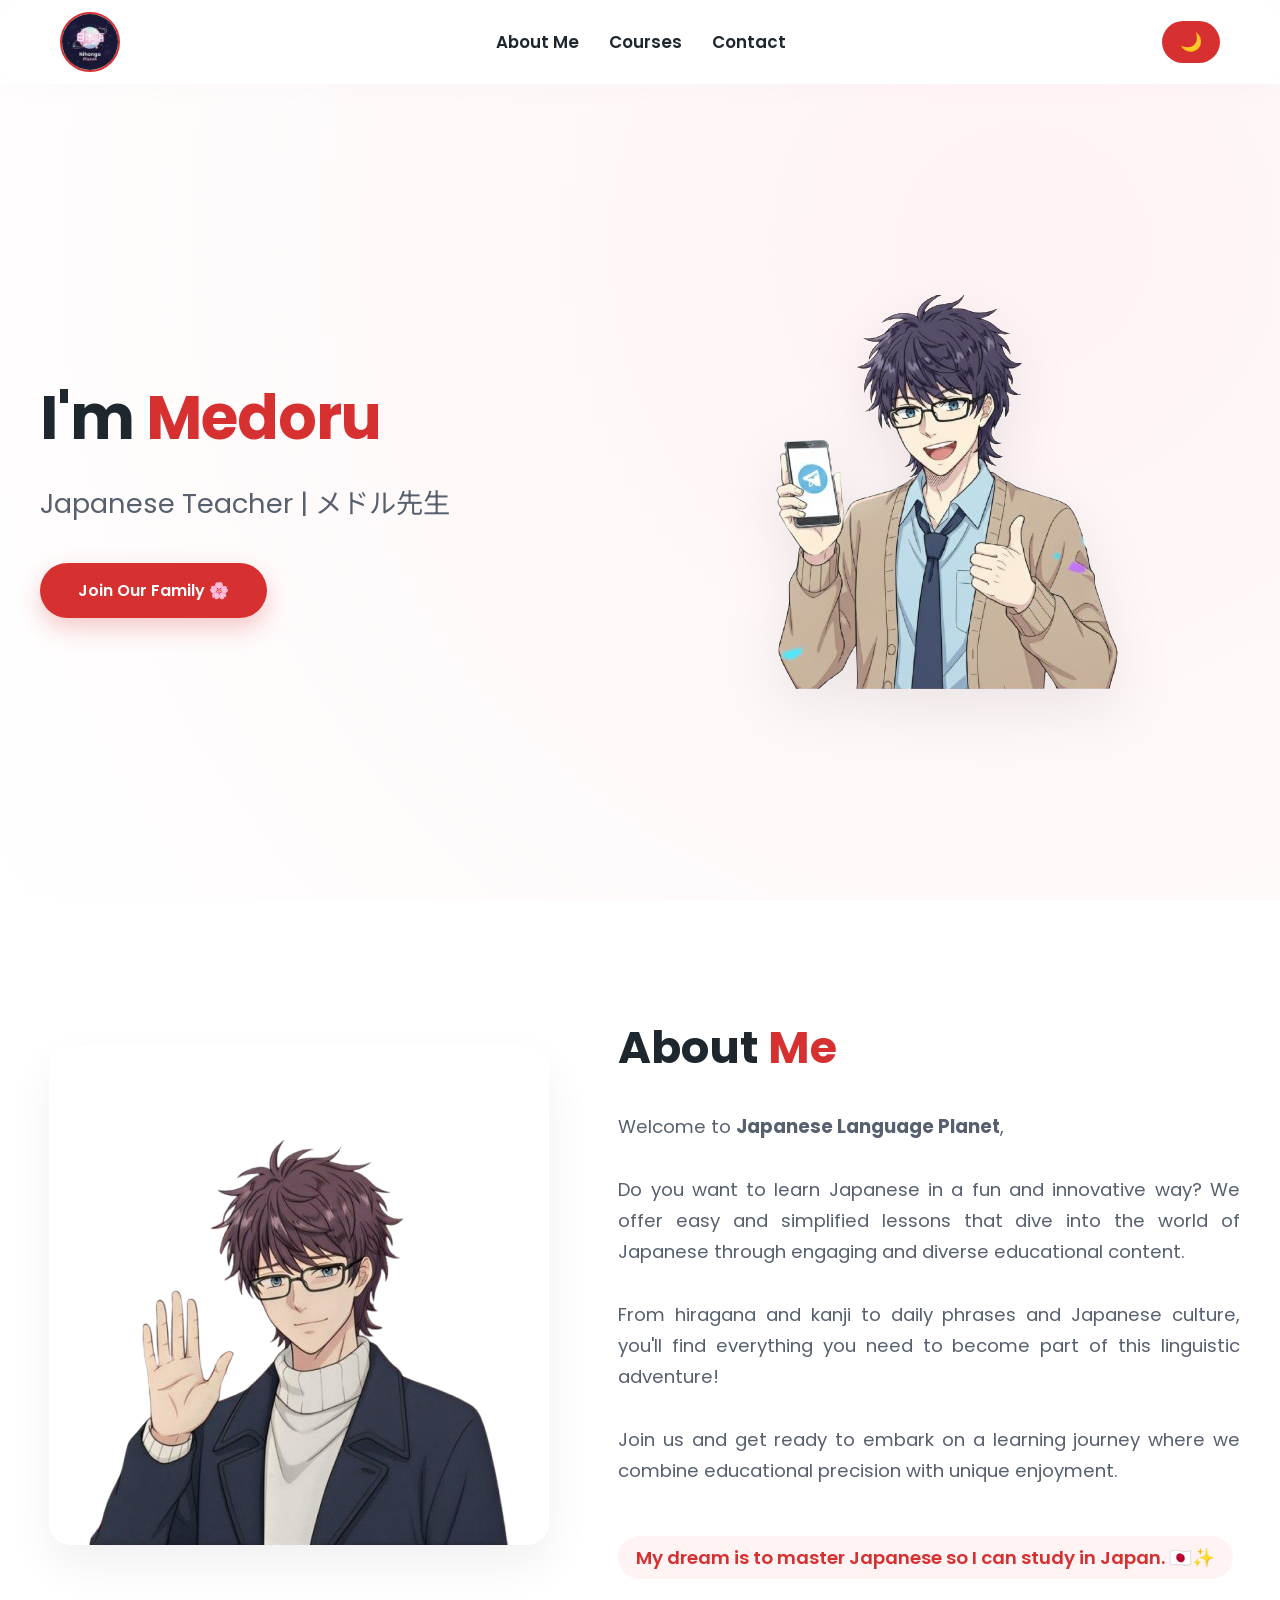
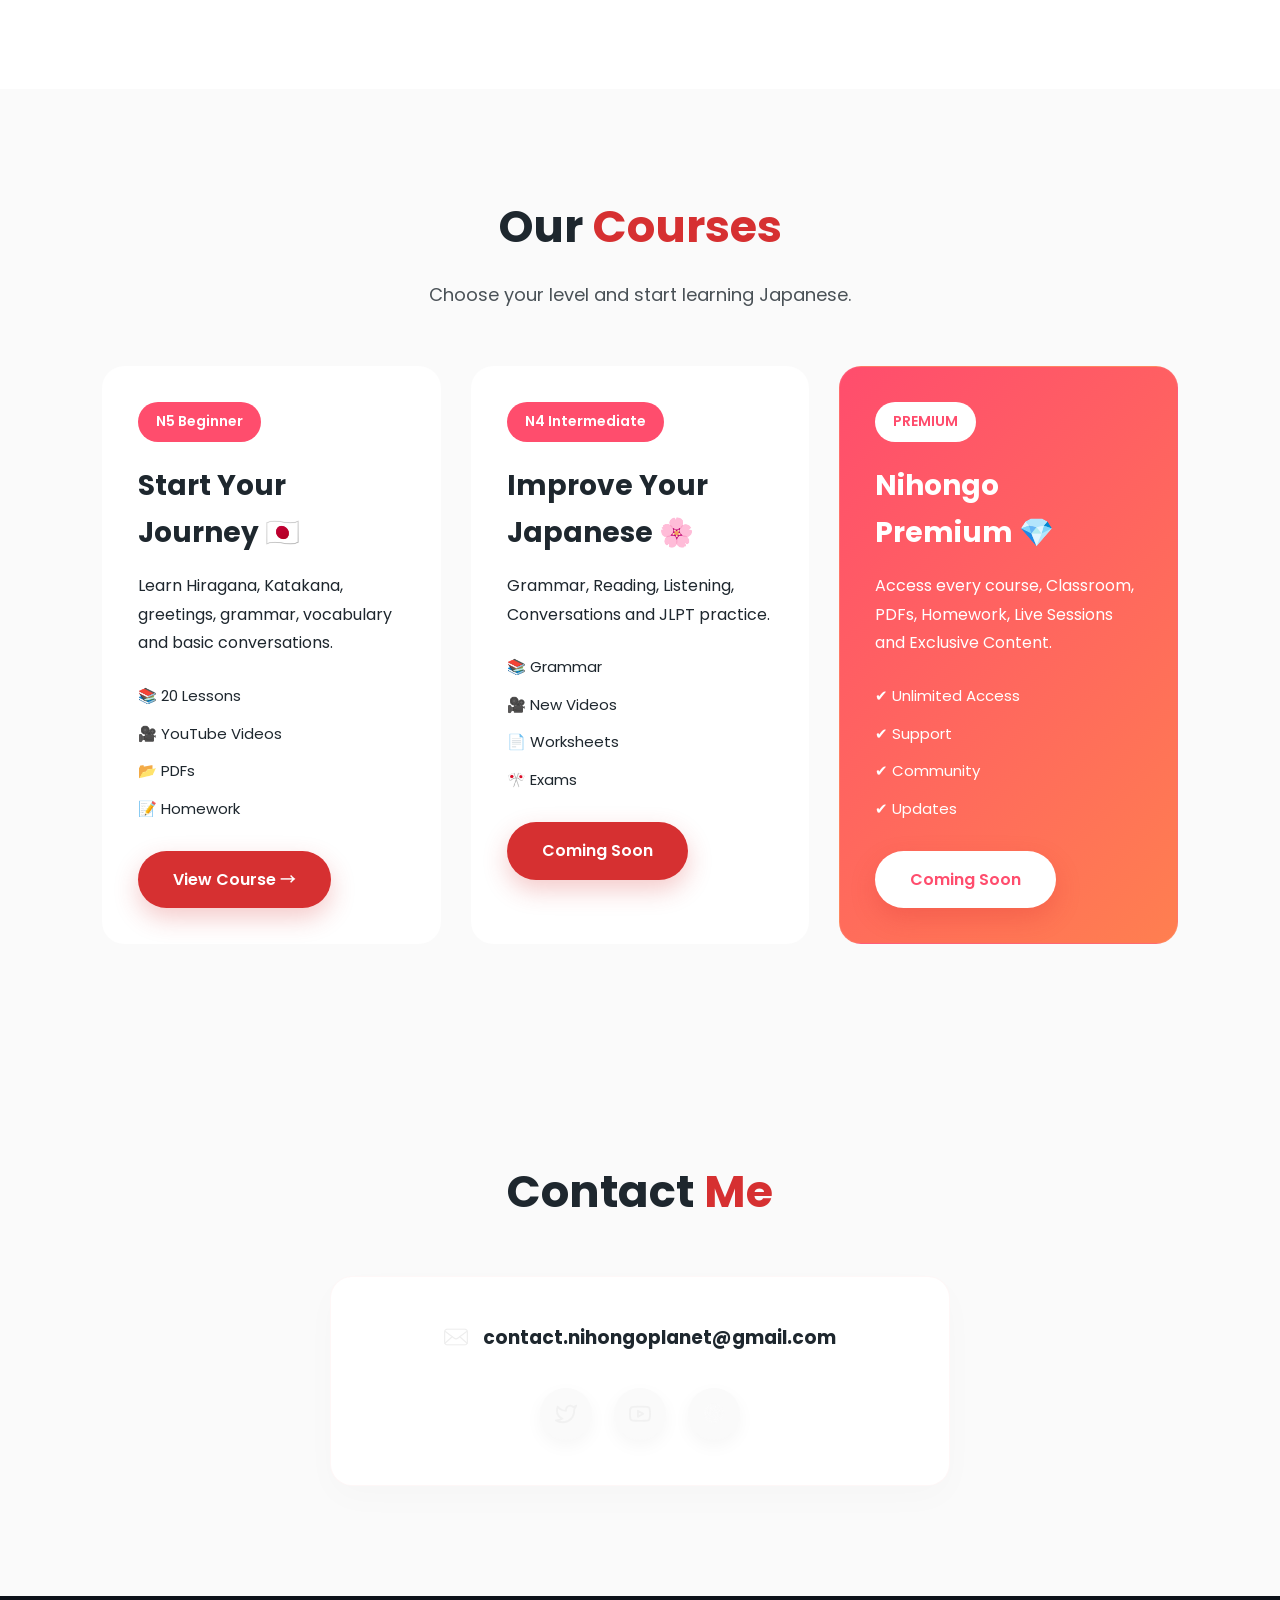
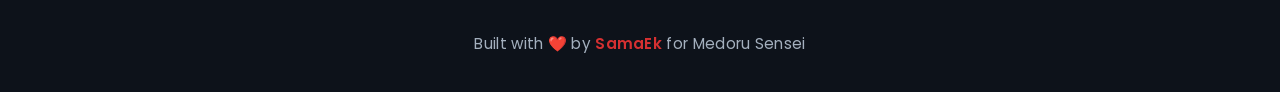
<file: Index.html>
<!DOCTYPE html>
<html lang="ja">
<head>
    <meta charset="UTF-8">
    <meta name="viewport" content="width=device-width, initial-scale=1.0">
    <link rel="stylesheet" href="styles.css" />
    <title>Nihongo Planet | Medoru Sensei</title>
    <link rel="preconnect" href="https://fonts.googleapis.com">
    <link rel="preconnect" href="https://fonts.gstatic.com" crossorigin>
    <link href="https://fonts.googleapis.com/css2?family=Noto+Sans+JP:wght@400;700&family=Poppins:wght@400;600;700&display=swap" rel="stylesheet">
</head>
<body>

    
    <header>
        <div class="header-container">
            <img src="nihango plant/we.jpg" alt="Nihango plant logo" class="logo"/>
            <nav class="navigation">
                <ul>
                    <li><a href="#aboutMe">About Me</a></li>
                    <li><a href="#courses">Courses</a></li>
                    <li><a href="#ContactMe">Contact</a></li>
                </ul>
            </nav>
            <button id="themeToggle" class="theme-btn">🌙</button>
        </div>
    </header>

    
    <section class="hero">
        <div class="hero-container">
            <div class="heroSub">
                <h1 class="name">I'm <span>Medoru</span></h1>
                <h2 class="title">Japanese Teacher | メドル先生</h2>
                <div class="heroBtns">
                    <a class="hireMe" href="https://t.me/nihongoplanet" target="_blank">Join Our Family 🌸</a>
                </div>
            </div>
            <div class="hero-image-wrapper">
                <img src="nihango plant/سيشقبش-removebg-preview.png" alt="hero image" class="heroimg"/>
            </div>
        </div>
    </section>

    
    <section class="aboutMe" id="aboutMe">
        <div class="about-container">
            <div class="about-image-wrapper">
                <img src="nihango plant/photo_2026-06-12_21-58-26-removebg-preview.png" alt="aboutMe image" class="aboutMeImg"/>
            </div>
            <div class="textContainer">
                <div class="textTitle">
                    <h1 class="aboutName">About <span class="aboutTitle">Me</span></h1>
                </div>
                <p class="aboutMePar">
                    Welcome to <strong>Japanese Language Planet</strong>, <br><br>
                    Do you want to learn Japanese in a fun and innovative way? We offer easy and simplified lessons that dive into the world of Japanese through engaging and diverse educational content. <br><br>
                    From hiragana and kanji to daily phrases and Japanese culture, you'll find everything you need to become part of this linguistic adventure! <br><br>
                    Join us and get ready to embark on a learning journey where we combine educational precision with unique enjoyment. <br><br>
                    <span class="dream-text">My dream is to master Japanese so I can study in Japan. 🇯🇵✨</span>
                </p>
            </div>
        </div>
    </section>

    <section class="courses" id="courses">

    <div class="coursesContainer">

        <div class="projectTitle">
            <h1 class="aboutName">
                Our <span class="aboutTitle">Courses</span>
            </h1>

            <p class="courses-subtitle">
                Choose your level and start learning Japanese.
            </p>
        </div>

        <div class="cards-grid">

            <div class="course-card">

                <div class="course-level">
                    N5 Beginner
                </div>

                <h2>Start Your Journey 🇯🇵</h2>

                <p>

                    Learn Hiragana,
                    Katakana,
                    greetings,
                    grammar,
                    vocabulary
                    and basic conversations.

                </p>

                <div class="course-info">

                    <span>📚 20 Lessons</span>

                    <span>🎥 YouTube Videos</span>

                    <span>📂 PDFs</span>

                    <span>📝 Homework</span>

                </div>

                    <a href="course-n5.html" class="course-btn">
                     View Course →
                    </a>

            </div>

            <div class="course-card">

                <div class="course-level">

                    N4 Intermediate

                </div>

                <h2>

                    Improve Your Japanese 🌸

                </h2>

                <p>

                    Grammar,
                    Reading,
                    Listening,
                    Conversations
                    and JLPT practice.

                </p>

                <div class="course-info">

                    <span>📚 Grammar</span>

                    <span>🎥 New Videos</span>

                    <span>📄 Worksheets</span>

                    <span>🎌 Exams</span>

                </div>

                <a href="#" class="course-btn">

                    Coming Soon

                </a>

            </div>

            <div class="course-card premium-card">

                <div class="course-level">

                    PREMIUM

                </div>

                <h2>

                    Nihongo Premium 💎

                </h2>

                <p>

                    Access every course,
                    Classroom,
                    PDFs,
                    Homework,
                    Live Sessions
                    and Exclusive Content.

                </p>

                <div class="course-info">

                    <span>✔ Unlimited Access</span>

                    <span>✔ Support</span>

                    <span>✔ Community</span>

                    <span>✔ Updates</span>

                </div>

                <a href="premium.html" class="course-btn">

                    Coming Soon
                    
                </a>

            </div>

        </div>

    </div>

</section>

    <section class="contentContainer" id="ContactMe">
        <div class="contactTitle">
            <h1 class="aboutName">Contact <span class="aboutTitle">Me</span></h1>
        </div>
        <div class="contact-box">
            <div class="contact-info">
                <div class="emailAndPhone">
                    <img src="nihango plant/assets/svg/Email.svg" alt="email logo"/>
                    <a href="mailto:contact.nihongoplanet@gmail.com">
                        <h3>contact.nihongoplanet@gmail.com</h3>
                    </a>
                </div>
            </div>
            <div class="socialMedia">
                <a href="https://x.com/nihongoplanet" target="_blank" class="social-icon">
                    <img src="nihango plant/assets/svg/twitter.svg" alt="my x account">
                </a>
                <a href="https://www.youtube.com/@NihongoPlanet" target="_blank" class="social-icon">
                    <img src="nihango plant/assets/svg/youtube.svg" alt="my youtube channel">
                </a>
                <a href="https://beacons.ai/nihongoplanet" target="_blank" class="social-icon">
                    <img src="Sub\ChatGPT Image Jun 30, 2026, 12_06_25 AM-Photoroom (1).png" alt="All links">
                </a>
            </div>
        </div>
    </section>

   
    <footer>
        <p>Built with ❤️ by <span class="author">SamaEk</span> for Medoru Sensei</p>
    </footer>

    <script>
const themeBtn = document.getElementById("themeToggle");

if(localStorage.getItem("theme") === "dark"){
    document.body.classList.add("dark-mode");
    themeBtn.textContent = "☀️";
}

themeBtn.onclick = () => {
    document.body.classList.toggle("dark-mode");

    if(document.body.classList.contains("dark-mode")){
        localStorage.setItem("theme","dark");
        themeBtn.textContent = "☀️";
    }else{
        localStorage.setItem("theme","light");
        themeBtn.textContent = "🌙";
    }
};
</script>

</body>
</html>
</file>
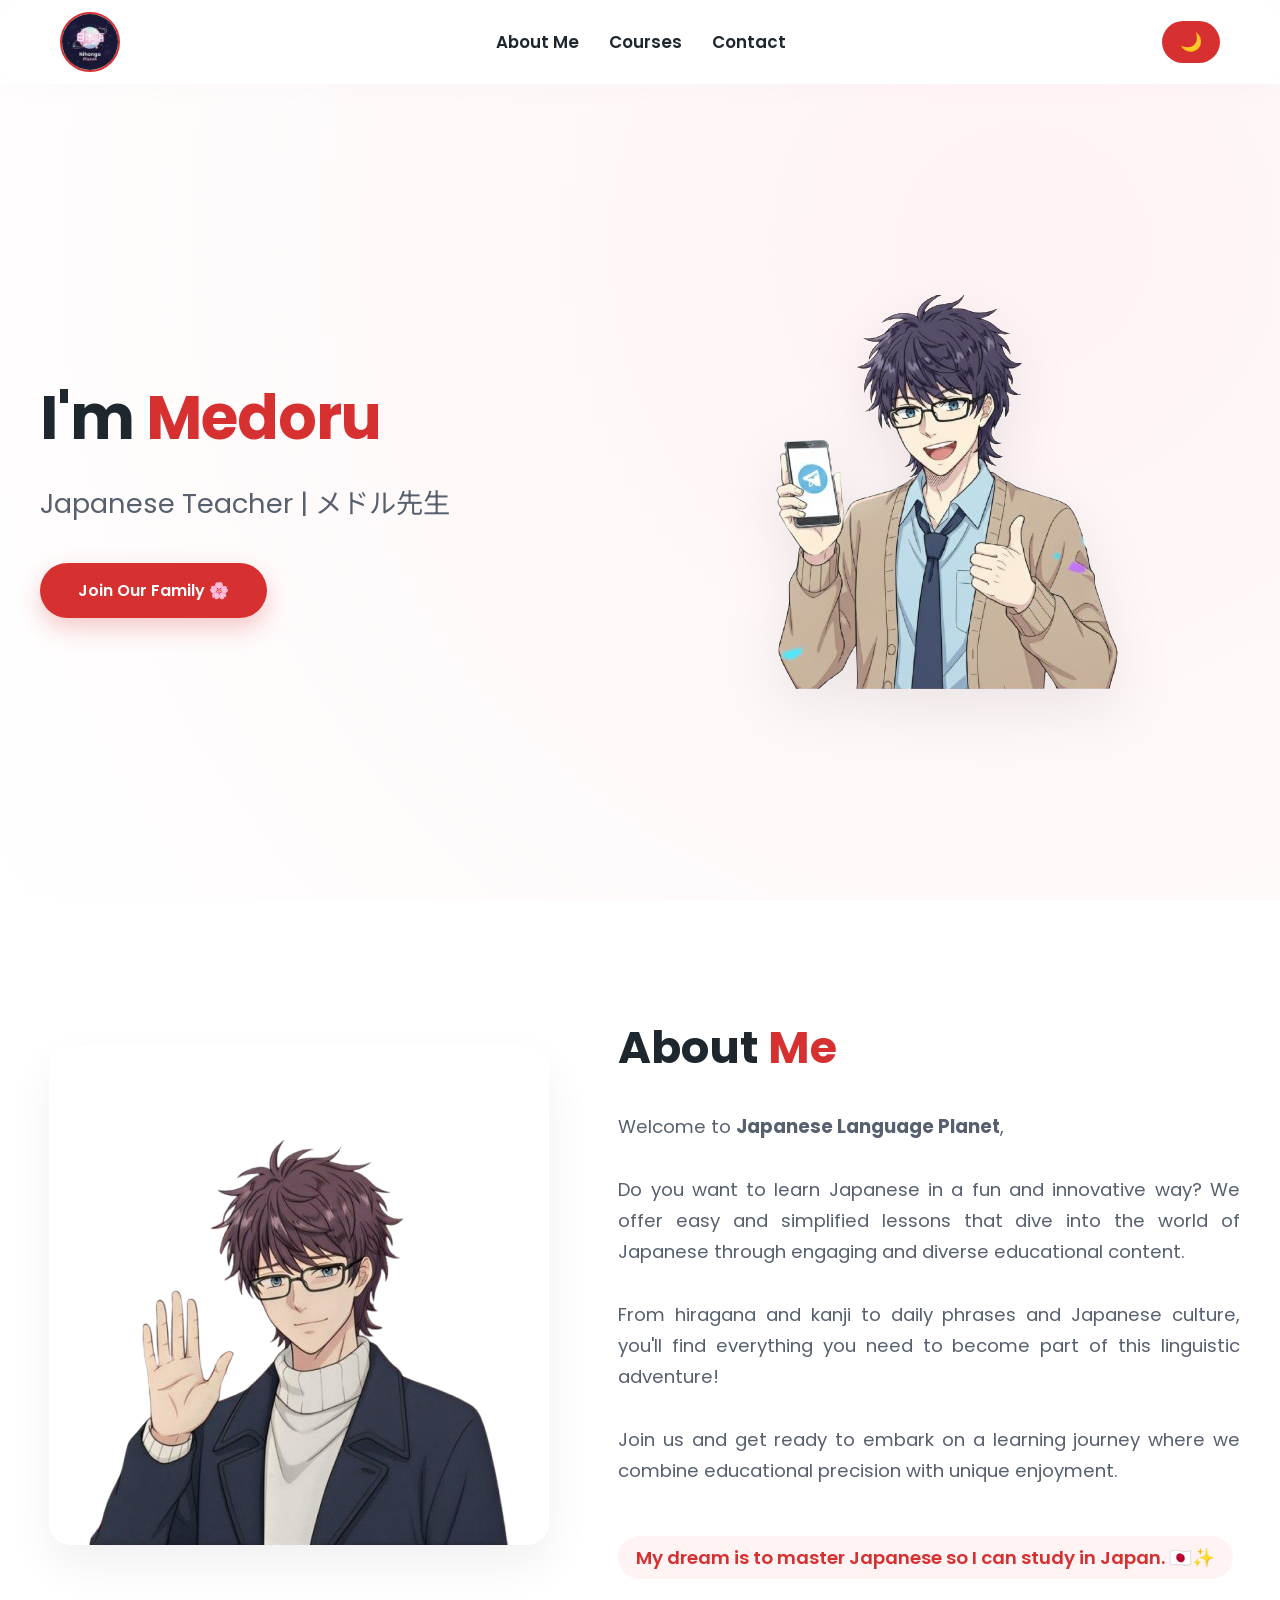
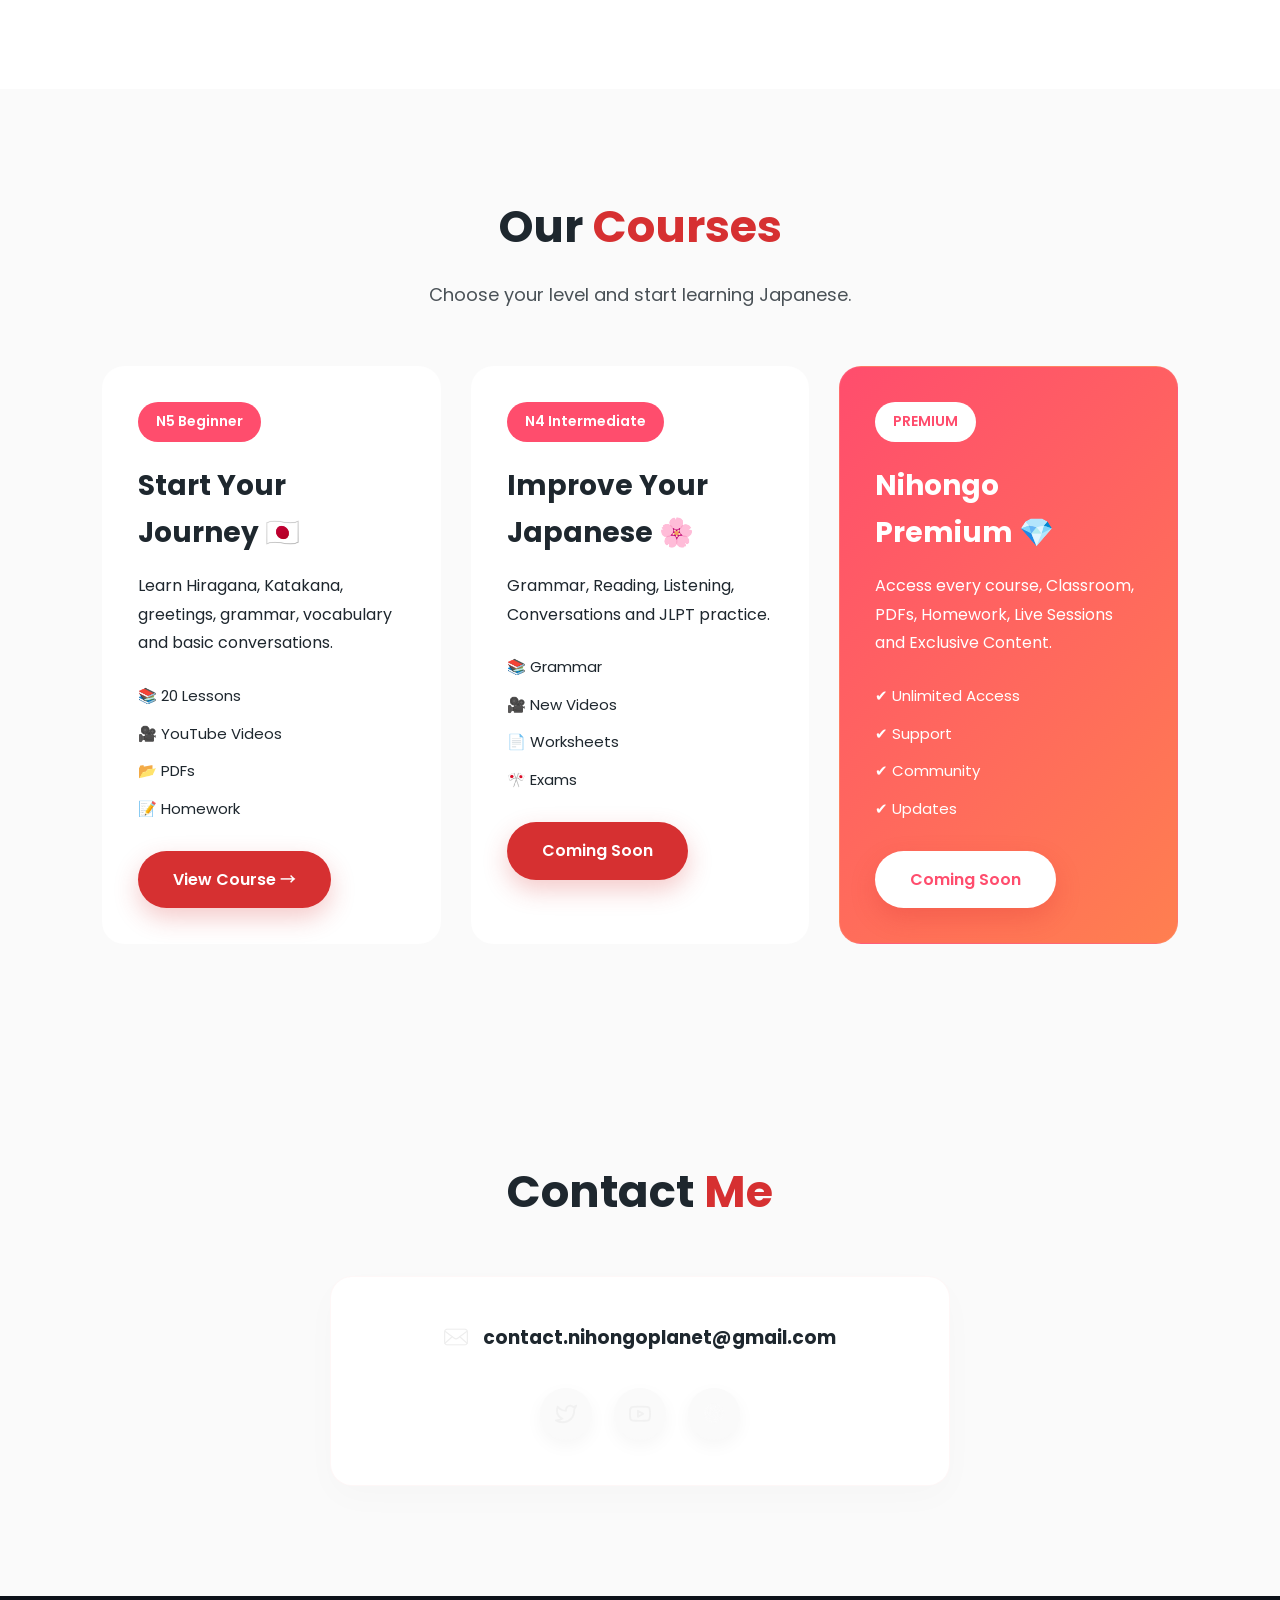
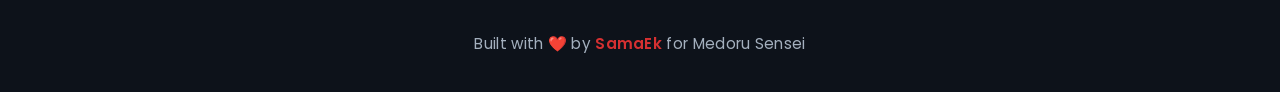
<file: index.html>
<!DOCTYPE html>
<html lang="ja">
<head>
    <meta charset="UTF-8">
    <meta name="viewport" content="width=device-width, initial-scale=1.0">
    <link rel="stylesheet" href="styles.css" />
    <title>Nihongo Planet | Medoru Sensei</title>
    <link rel="preconnect" href="https://fonts.googleapis.com">
    <link rel="preconnect" href="https://fonts.gstatic.com" crossorigin>
    <link href="https://fonts.googleapis.com/css2?family=Noto+Sans+JP:wght@400;700&family=Poppins:wght@400;600;700&display=swap" rel="stylesheet">
</head>
<body>

    
    <header>
        <div class="header-container">
            <img src="nihango plant/we.jpg" alt="Nihango plant logo" class="logo"/>
            <nav class="navigation">
                <ul>
                    <li><a href="#aboutMe">About Me</a></li>
                    <li><a href="#courses">Courses</a></li>
                    <li><a href="#ContactMe">Contact</a></li>
                </ul>
            </nav>
            <button id="themeToggle" class="theme-btn">🌙</button>
        </div>
    </header>

    
    <section class="hero">
        <div class="hero-container">
            <div class="heroSub">
                <h1 class="name">I'm <span>Medoru</span></h1>
                <h2 class="title">Japanese Teacher | メドル先生</h2>
                <div class="heroBtns">
                    <a class="hireMe" href="https://t.me/nihongoplanet" target="_blank">Join Our Family 🌸</a>
                </div>
            </div>
            <div class="hero-image-wrapper">
                <img src="nihango plant/سيشقبش-removebg-preview.png" alt="hero image" class="heroimg"/>
            </div>
        </div>
    </section>

    
    <section class="aboutMe" id="aboutMe">
        <div class="about-container">
            <div class="about-image-wrapper">
                <img src="nihango plant/photo_2026-06-12_21-58-26-removebg-preview.png" alt="aboutMe image" class="aboutMeImg"/>
            </div>
            <div class="textContainer">
                <div class="textTitle">
                    <h1 class="aboutName">About <span class="aboutTitle">Me</span></h1>
                </div>
                <p class="aboutMePar">
                    Welcome to <strong>Japanese Language Planet</strong>, <br><br>
                    Do you want to learn Japanese in a fun and innovative way? We offer easy and simplified lessons that dive into the world of Japanese through engaging and diverse educational content. <br><br>
                    From hiragana and kanji to daily phrases and Japanese culture, you'll find everything you need to become part of this linguistic adventure! <br><br>
                    Join us and get ready to embark on a learning journey where we combine educational precision with unique enjoyment. <br><br>
                    <span class="dream-text">My dream is to master Japanese so I can study in Japan. 🇯🇵✨</span>
                </p>
            </div>
        </div>
    </section>

    <section class="courses" id="courses">

    <div class="coursesContainer">

        <div class="projectTitle">
            <h1 class="aboutName">
                Our <span class="aboutTitle">Courses</span>
            </h1>

            <p class="courses-subtitle">
                Choose your level and start learning Japanese.
            </p>
        </div>

        <div class="cards-grid">

            <div class="course-card">

                <div class="course-level">
                    N5 Beginner
                </div>

                <h2>Start Your Journey 🇯🇵</h2>

                <p>

                    Learn Hiragana,
                    Katakana,
                    greetings,
                    grammar,
                    vocabulary
                    and basic conversations.

                </p>

                <div class="course-info">

                    <span>📚 20 Lessons</span>

                    <span>🎥 YouTube Videos</span>

                    <span>📂 PDFs</span>

                    <span>📝 Homework</span>

                </div>

                    <a href="course-n5.html" class="course-btn">
                     View Course →
                    </a>

            </div>

            <div class="course-card">

                <div class="course-level">

                    N4 Intermediate

                </div>

                <h2>

                    Improve Your Japanese 🌸

                </h2>

                <p>

                    Grammar,
                    Reading,
                    Listening,
                    Conversations
                    and JLPT practice.

                </p>

                <div class="course-info">

                    <span>📚 Grammar</span>

                    <span>🎥 New Videos</span>

                    <span>📄 Worksheets</span>

                    <span>🎌 Exams</span>

                </div>

                <a href="coming-soon.html" class="course-btn">

                    Coming Soon

                </a>

            </div>

            <div class="course-card premium-card">

                <div class="course-level">

                    PREMIUM

                </div>

                <h2>

                    Nihongo Premium 💎

                </h2>

                <p>

                    Access every course,
                    Classroom,
                    PDFs,
                    Homework,
                    Live Sessions
                    and Exclusive Content.

                </p>

                <div class="course-info">

                    <span>✔ Unlimited Access</span>

                    <span>✔ Support</span>

                    <span>✔ Community</span>

                    <span>✔ Updates</span>

                </div>

                <a href="coming-soon.html" class="course-btn">

                    Coming Soon
                    
                </a>

            </div>

        </div>

    </div>

</section>

    <section class="contentContainer" id="ContactMe">
        <div class="contactTitle">
            <h1 class="aboutName">Contact <span class="aboutTitle">Me</span></h1>
        </div>
        <div class="contact-box">
            <div class="contact-info">
                <div class="emailAndPhone">
                    <img src="nihango plant/assets/svg/Email.svg" alt="email logo"/>
                    <a href="mailto:contact.nihongoplanet@gmail.com">
                        <h3>contact.nihongoplanet@gmail.com</h3>
                    </a>
                </div>
            </div>
            <div class="socialMedia">
                <a href="https://x.com/nihongoplanet" target="_blank" class="social-icon">
                    <img src="nihango plant/assets/svg/twitter.svg" alt="my x account">
                </a>
                <a href="https://www.youtube.com/@NihongoPlanet" target="_blank" class="social-icon">
                    <img src="nihango plant/assets/svg/youtube.svg" alt="my youtube channel">
                </a>
                <a href="https://beacons.ai/nihongoplanet" target="_blank" class="social-icon">
                    <img src="Sub\ChatGPT Image Jun 30, 2026, 12_06_25 AM-Photoroom (1).png" alt="All links">
                </a>
            </div>
        </div>
    </section>

   
    <footer>
        <p>Built with ❤️ by <span class="author">SamaEk</span> for Medoru Sensei</p>
    </footer>

    <script>
const themeBtn = document.getElementById("themeToggle");

if(localStorage.getItem("theme") === "dark"){
    document.body.classList.add("dark-mode");
    themeBtn.textContent = "☀️";
}

themeBtn.onclick = () => {
    document.body.classList.toggle("dark-mode");

    if(document.body.classList.contains("dark-mode")){
        localStorage.setItem("theme","dark");
        themeBtn.textContent = "☀️";
    }else{
        localStorage.setItem("theme","light");
        themeBtn.textContent = "🌙";
    }
};
</script>

</body>
</html>
</file>
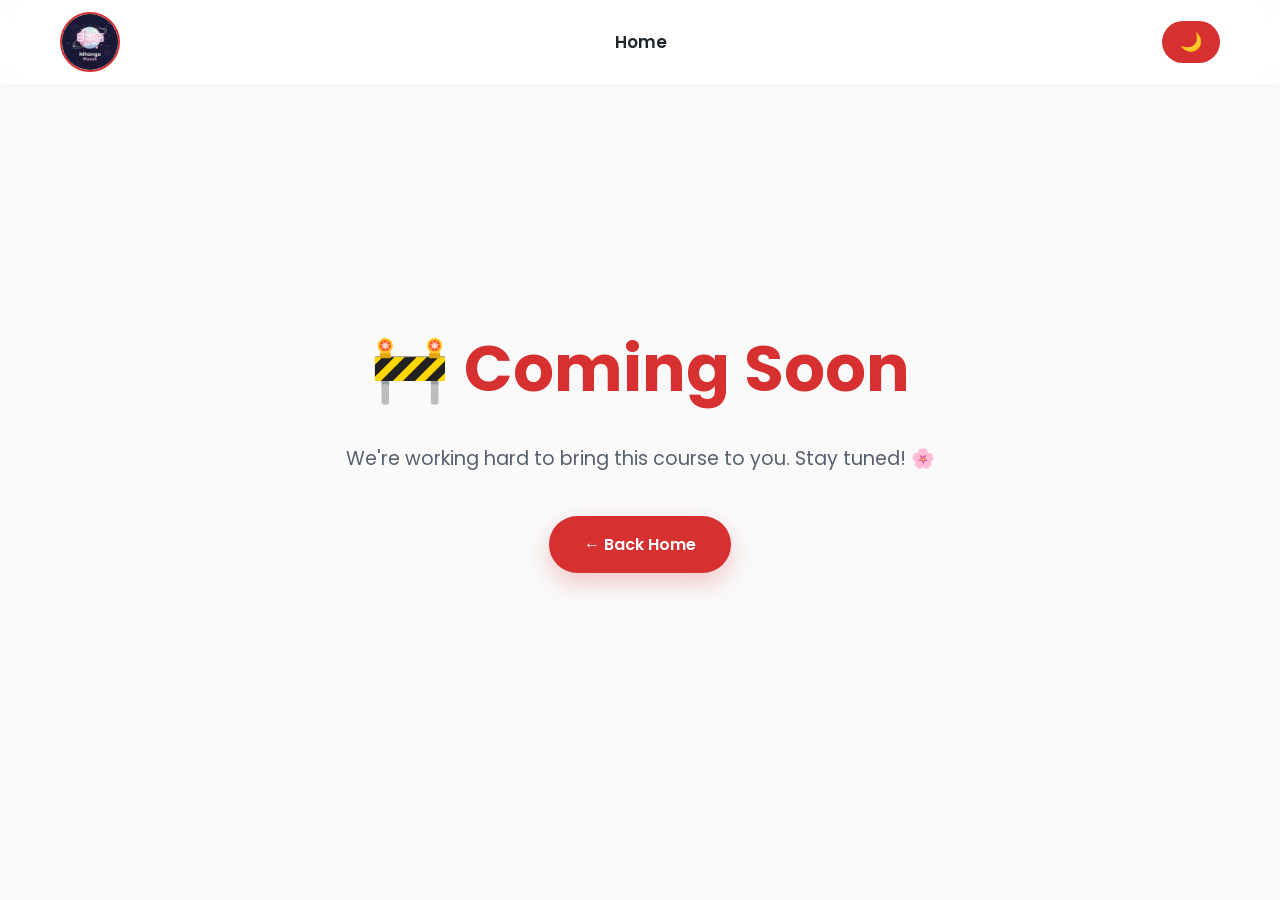
<file: coming-soon.html>
<!DOCTYPE html>
<html lang="en">

<head>

    <meta charset="UTF-8">
    <meta name="viewport" content="width=device-width, initial-scale=1.0">

    <title>Coming Soon | Nihongo Planet</title>

    <link rel="stylesheet" href="styles.css">

    <link rel="preconnect" href="https://fonts.googleapis.com">

    <link href="https://fonts.googleapis.com/css2?family=Poppins:wght@400;600;700&display=swap" rel="stylesheet">

</head>

<body>

<header>

    <div class="header-container">

        <img src="nihango plant/we.jpg" class="logo" alt="Logo">

        <nav class="navigation">

            <ul>

                <li><a href="index.html">Home</a></li>

            </ul>

        </nav>

        <button id="themeToggle" class="theme-btn">🌙</button>

    </div>

</header>

<section class="coming-soon">

    <h1>🚧 Coming Soon</h1>

    <p>

        We're working hard to bring this course to you.

        Stay tuned! 🌸

    </p>

    <a href="index.html" class="course-btn">

        ← Back Home

    </a>

</section>

<script>
const themeBtn = document.getElementById("themeToggle");

if(localStorage.getItem("theme") === "dark"){
    document.body.classList.add("dark-mode");
    themeBtn.textContent = "☀️";
}

themeBtn.onclick = () => {
    document.body.classList.toggle("dark-mode");

    if(document.body.classList.contains("dark-mode")){
        localStorage.setItem("theme","dark");
        themeBtn.textContent = "☀️";
    }else{
        localStorage.setItem("theme","light");
        themeBtn.textContent = "🌙";
    }
};
</script>

</body>

</html>
</file>
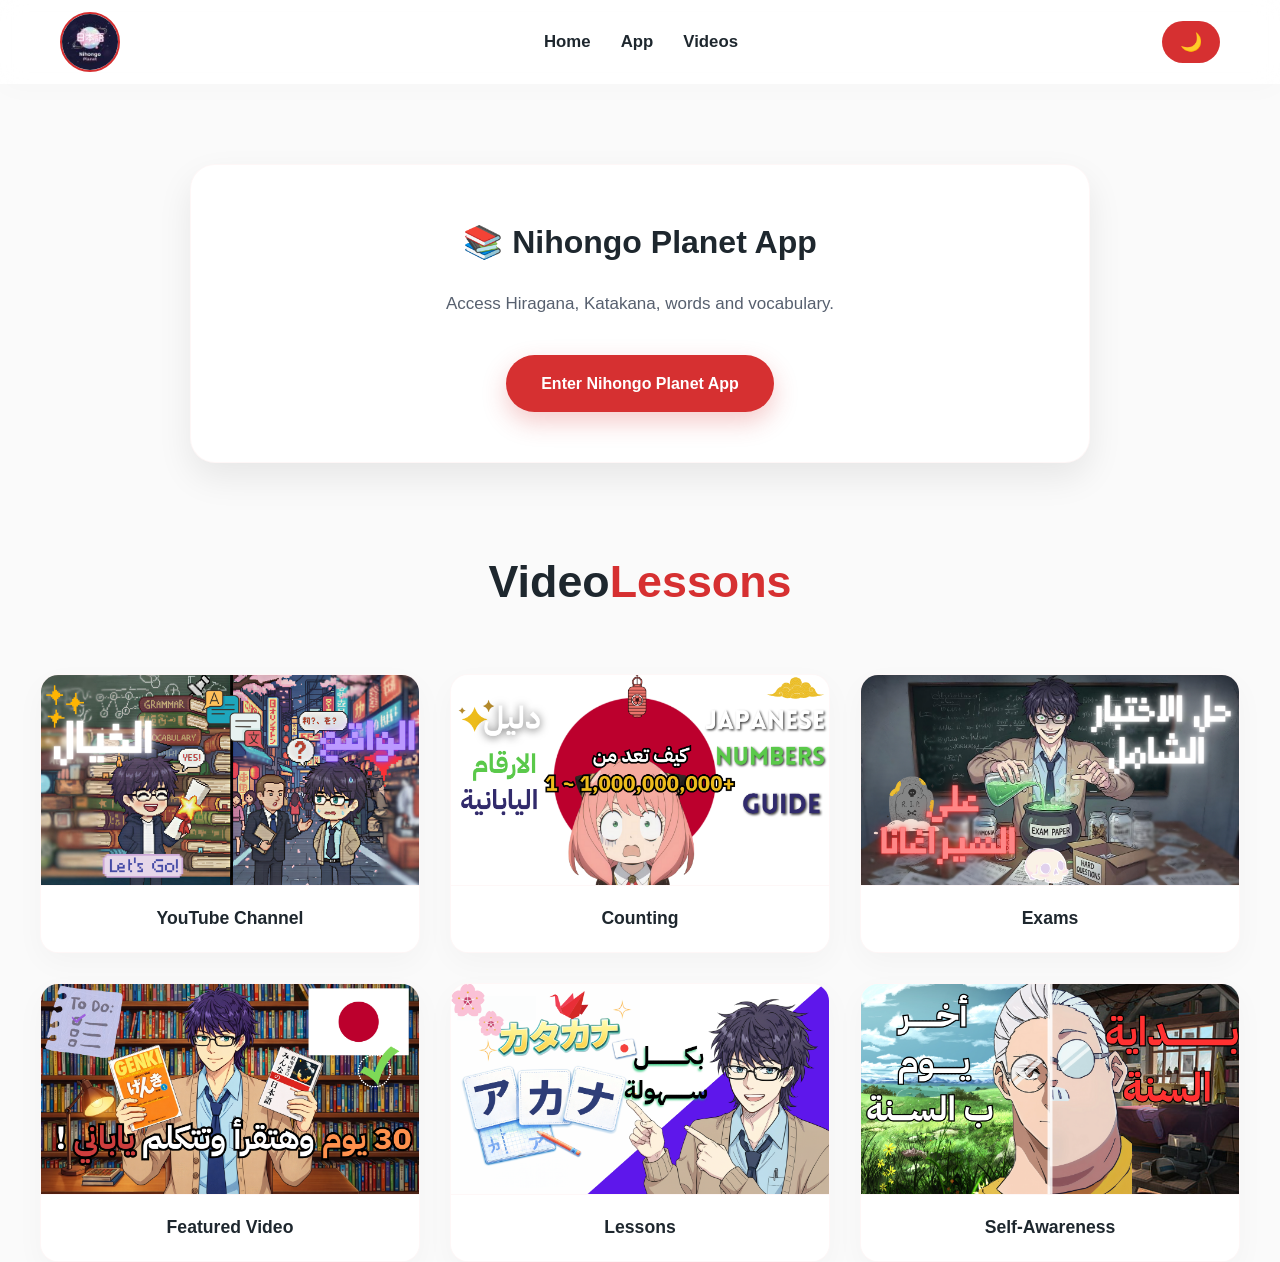
<file: course-n5.html>
<!DOCTYPE html>
<html lang="en">
<head>
    <meta charset="UTF-8">
    <meta name="viewport" content="width=device-width, initial-scale=1.0">
    <title>N5 Beginner</title>
    <link rel="stylesheet" href="styles.css">
    <header>

    <div class="header-container">

        <img src="nihango plant/we.jpg" class="logo">
        <nav class="navigation">
            <ul>
                <li><a href="index.html">Home</a></li>
                <li><a href="#app-box">App</a></li>
                <li><a href="#MyVideos">Videos</a></li>
            </ul>
        </nav>

        <button id="themeToggle" class="theme-btn">
            🌙
        </button>

    </div>

</header>
</head>
<script>

const themeBtn = document.getElementById("themeToggle");

if(localStorage.getItem("theme") === "dark"){

    document.body.classList.add("dark-mode");

    themeBtn.textContent = "☀️";

}

themeBtn.onclick = () => {

    document.body.classList.toggle("dark-mode");

    if(document.body.classList.contains("dark-mode")){

        localStorage.setItem("theme","dark");

        themeBtn.textContent="☀️";

    }else{

        localStorage.setItem("theme","light");

        themeBtn.textContent="🌙";

    }

};

</script>
<body>

    <section class="app-box" ID="app-box">

    <div class="app-card">

        <h2>📚 Nihongo Planet App</h2>

        <p>
            Access Hiragana, Katakana, words and vocabulary.
        </p>

        <a href="https://nihongo-planet.web.app" target="_blank" class="course-btn">
            Enter Nihongo Planet App
        </a>

    </div>

</section>

</section>

    <section class="videos" id="MyVideos">
        <div class="worksContainer">
            <div class="projectTitle">
                <h1 class="aboutName">Video<span class="aboutTitle">Lessons</span></h1>
            </div>
            
            <ul class="cards-grid">
                <li>
                    <a href="https://www.youtube.com/@NihongoPlanet" target="_blank" class="card-link"> 
                        <img src="Sub/الواقع.png" alt="channel"/>
                        <span>YouTube Channel</span>
                    </a>
                </li>
                <li>
                    <a href="https://www.youtube.com/watch?v=IHYWMMn41Oo"target="_blank" class="card-link">
                        <img src="Sub/1 ~ 1,000,000,000+.png" alt="tiktok">
                        <span>Counting</span>
                    </a>
                </li>
                <li>
                    <a href="https://www.youtube.com/watch?v=xze4Mf5JqxM&t=1532s" target="_blank" class="card-link">
                        <img src="Sub/حل الاختبار الشامل.png" alt="insta">
                        <span>Exams</span>
                    </a>
                </li>
                <li>
                    <a href="https://www.youtube.com/watch?v=Bf8us4haEsQ" target="_blank" class="card-link"> 
                        <img src="Sub/30 يوم وتقرأ ياباني!.png" alt="video"/>
                        <span>Featured Video</span>
                    </a>
                </li>
                <li>
                    <a href="https://www.youtube.com/watch?v=k2lKKut6EVM" target="_blank" class="card-link">
                        <img src="Sub/الدرس الاول (2).png" alt="tiktok">
                        <span>Lessons</span>
                    </a>
                </li>
                <li>
                    <a href="https://www.youtube.com/watch?v=LM-CGBNKqNg&t=74s" target="_blank" class="card-link">
                        <img src="Sub/بداية السنة (1).png" alt="insta">
                        <span>Self-Awareness</span>
                    </a>
                </li>
            </ul>
        </div>
    </section>

</body>
</html>
</file>
<file: styles.css>
* {
    margin: 0;
    padding: 0;
    box-sizing: border-box;
    scroll-behavior: smooth;
}

:root {
    --primary-color: #d63031;    
    --primary-hover: #b32324;    
    --secondary-color: #1e272e;  
    --accent-color: #f7d7da;     
    --bg-light: #fafafa;         
    --card-bg: #ffffff;
    --text-main: #1e272e;
    --text-muted: #57606f;
    --border-color: rgba(214, 48, 49, 0.04);
    --transition-smooth: all 0.4s cubic-bezier(0.165, 0.84, 0.44, 1);
}

body.dark-mode {
    --bg-light: #111827;
    --card-bg: #1f2937;
    --secondary-color: #f3f4f6;
    --text-main: #f3f4f6;
    --text-muted: #9ca3af;
    --border-color: #374151;
}

body {
    font-family: 'Poppins', 'Noto Sans JP', sans-serif;
    background-color: var(--bg-light);
    color: var(--text-main);
    line-height: 1.7;
    overflow-x: hidden;
    transition: background-color 0.35s ease, color 0.35s ease;
}

header, .hero, .aboutMe, .works, .contentContainer, .card-link, .contact-box, .navigation ul li a, .card-link span {
    transition: var(--transition-smooth);
}

header {
    background: rgba(255, 255, 255, 0.85);
    backdrop-filter: blur(12px); 
    -webkit-backdrop-filter: blur(12px);
    position: sticky;
    top: 0;
    z-index: 1000;
    box-shadow: 0 4px 30px rgba(0, 0, 0, 0.02);
    padding: 12px 0;
}

body.dark-mode header {
    background: rgba(17, 24, 39, 0.85);
    box-shadow: 0 4px 30px rgba(0, 0, 0, 0.2);
}

.header-container {
    max-width: 1200px;
    margin: 0 auto;
    display: flex;
    justify-content: space-between;
    align-items: center;
    padding: 0 20px;
}

header .logo {
    height: 60px;
    width: 60px;
    border-radius: 50%;
    object-fit: cover;
    border: 2px solid var(--primary-color);
    transition: var(--transition-smooth);
}

header .logo:hover {
    transform: rotate(360deg) scale(1.1); 
}

.navigation ul {
    display: flex;
    list-style: none;
    gap: 30px;
}

.navigation ul li a {
    text-decoration: none;
    color: var(--text-main);
    font-weight: 600;
    font-size: 1.05rem;
    position: relative;
    padding: 5px 0;
}

.navigation ul li a::after {
    content: '';
    position: absolute;
    width: 0;
    height: 3px;
    bottom: -2px;
    left: 50%;
    background-color: var(--primary-color);
    transition: var(--transition-smooth);
    transform: translateX(-50%);
}

.navigation ul li a:hover::after {
    width: 100%;
}

.navigation ul li a:hover {
    color: var(--primary-color);
}

body.dark-mode .navigation ul li a:hover {
    color: #ff6b6b;
}

.theme-btn {
    padding: 10px 18px;
    border: none;
    border-radius: 30px;
    cursor:pointer;
    font-size: 18px;
    background: var(--primary-color);
    color: #fff;
    transition: var(--transition-smooth);
}

.theme-btn:hover {
    transform: scale(1.08);
    background-color: var(--primary-hover);
}

.hero {
    min-height: calc(100vh - 84px);
    display: flex;
    align-items: center;
    padding: 50px 20px;
    background: radial-gradient(circle at 80% 20%, #fff3f4 0%, #ffffff 100%);
    position: relative;
    overflow: hidden;
}

body.dark-mode .hero {
    background: radial-gradient(circle at 80% 20%, #1f2937 0%, #111827 100%);
}

.hero-container {
    max-width: 1200px;
    margin: 0 auto;
    display: flex;
    align-items: center;
    justify-content: space-between;
    width: 100%;
    gap: 40px;
}

.heroSub {
    flex: 1;
    position: relative;
}

.arrow {
    position: absolute;
    top: -50px;
    left: -30px;
    width: 60px;
    animation: bounce 2s infinite; 
}

.heroSub .name {
    font-size: 3.8rem;
    font-weight: 700;
    margin-bottom: 12px;
    letter-spacing: -1px;
    color: var(--text-main);
}

.heroSub .name span {
    color: var(--primary-color);
}

.heroSub .title {
    font-size: 1.7rem;
    color: var(--text-muted);
    margin-bottom: 35px;
    font-weight: 400;
}

.heroBtns .hireMe {
    display: inline-block;
    padding: 14px 38px;
    background-color: var(--primary-color);
    color: white;
    text-decoration: none;
    border-radius: 50px;
    font-weight: 600;
    box-shadow: 0 10px 25px rgba(214, 48, 49, 0.25);
    transition: var(--transition-smooth);
}

.heroBtns .hireMe:hover {
    transform: translateY(-5px);
    box-shadow: 0 15px 30px rgba(214, 48, 49, 0.4);
    background-color: var(--primary-hover);
}

.hero-image-wrapper {
    flex: 1;
    display: flex;
    justify-content: center;
}

.heroimg {
    max-width: 100%;
    height: auto;
    max-height: 460px;
    filter: drop-shadow(0 20px 30px rgba(0,0,0,0.08));
    animation: float 4.5s ease-in-out infinite; 
}

.aboutMe {
    padding: 110px 20px;
    background-color: var(--card-bg);
}

.about-container {
    max-width: 1200px;
    margin: 0 auto;
    display: flex;
    align-items: center;
    gap: 60px;
}

.about-image-wrapper {
    flex: 1;
    display: flex;
    justify-content: center;
}

.aboutMeImg {
    max-width: 100%;
    border-radius: 22px;
    box-shadow: 0 20px 45px rgba(0,0,0,0.06);
    transition: var(--transition-smooth);
}

body.dark-mode .aboutMeImg {
    box-shadow: 0 20px 45px rgba(0,0,0,0.3);
}

.aboutMeImg:hover {
    transform: scale(1.02);
}

.textContainer {
    flex: 1.2;
}

.textTitle {
    display: flex;
    align-items: center;
    gap: 15px;
    margin-bottom: 25px;
}

.aboutName {
    font-size: 2.8rem;
    font-weight: 700;
    color: var(--text-main);
}

.aboutTitle {
    color: var(--primary-color);
}

.light {
    width: 32px;
    animation: pulse 1.5s infinite alternate;
}

.aboutMePar {
    font-size: 1.15rem;
    color: var(--text-muted);
    text-align: justify;
}

.dream-text {
    display: inline-block;
    margin-top: 18px;
    font-weight: 600;
    color: var(--primary-color);
    background: #fff3f4;
    padding: 6px 18px;
    border-radius: 30px; 
}

body.dark-mode .dream-text {
    background: #374151;
    color: #ffd166;
}

.works {
    padding: 110px 20px;
    background: linear-gradient(180deg, var(--card-bg) 0%, var(--bg-light) 100%);
}

.worksContainer {
    max-width: 1200px;
    margin: 0 auto;
}

.projectTitle {
    text-align: center;
    margin-bottom: 55px;
}

.cards-grid {
    display: grid;
    grid-template-columns: repeat(auto-fill, minmax(290px, 1fr)); 
    gap: 35px;
    list-style: none;
}

.card-link {
    display: block;
    background: var(--card-bg);
    border-radius: 18px;
    overflow: hidden;
    text-decoration: none;
    box-shadow: 0 10px 30px rgba(0,0,0,0.03);
    border: 1px solid var(--border-color);
}

.card-link img {
    width: 100%;
    height: 210px;
    object-fit: cover;
    transition: transform 0.6s cubic-bezier(0.165, 0.84, 0.44, 1);
    display: block;
}

.card-link span {
    display: block;
    padding: 18px;
    text-align: center;
    font-weight: 600;
    color: var(--text-main);
    background-color: var(--card-bg);
    font-size: 1.1rem;
    border-top: 1px solid var(--border-color);
}

.card-link:hover {
    transform: translateY(-10px);
    box-shadow: 0 25px 45px rgba(214, 48, 49, 0.15);
}

.card-link:hover img {
    transform: scale(1.06);
}

.card-link:hover span {
    color: var(--primary-color);
    background-color: rgba(214, 48, 49, 0.02);
}

body.dark-mode .card-link:hover span {
    color: #ff6b6b;
    background-color: #111827;
}

.contentContainer {
    padding: 110px 20px;
    background-color: var(--bg-light);
    text-align: center;
}

.contactTitle {
    margin-bottom: 45px;
}

.contact-box {
    max-width: 620px;
    margin: 0 auto;
    background: var(--card-bg);
    padding: 45px;
    border-radius: 22px;
    box-shadow: 0 12px 35px rgba(0, 0, 0, 0.02);
    border: 1px solid var(--border-color);
}

.contact-info {
    display: flex;
    flex-direction: column;
    gap: 22px;
    margin-bottom: 35px;
}

.emailAndPhone {
    display: flex;
    align-items: center;
    justify-content: center;
    gap: 15px;
}

.emailAndPhone img {
    width: 24px;
    height: 24px;
}

.emailAndPhone h3 {
    color: var(--text-main);
}

.emailAndPhone a {
    text-decoration: none;
    color: var(--text-main);
}

.emailAndPhone a:hover {
    color: var(--primary-color);
}

body.dark-mode .emailAndPhone a:hover {
    color: #ff6b6b;
}

.socialMedia {
    display: flex;
    justify-content: center;
    gap: 22px;
}

.social-icon {
    display: flex;
    align-items: center;
    justify-content: center;
    width: 52px;
    height: 52px;
    background: var(--bg-light);
    border-radius: 50%;
    box-shadow: 0 6px 18px rgba(0,0,0,0.04);
}

.social-icon img {
    width: 22px;
}

.social-icon:hover {
    transform: translateY(-4px) scale(1.05);
    background-color: var(--primary-color);
    box-shadow: 0 10px 22px rgba(214, 48, 49, 0.25);
}

.social-icon:hover img {
    filter: brightness(0) invert(1); 
}

footer {
    background-color: #0d121a;
    color: #a4b0be;
    text-align: center;
    padding: 35px 20px;
    font-size: 0.95rem;
    letter-spacing: 0.3px;
}

footer .author {
    color: var(--primary-color);
    font-weight: 600;
}

@keyframes bounce {
    0%, 20%, 50%, 80%, 100% { transform: translateY(0); }
    40% { transform: translateY(-15px); }
    60% { transform: translateY(-7px); }
}

@keyframes float {
    0% { transform: translateY(0px); }
    50% { transform: translateY(-12px); }
    100% { transform: translateY(0px); }
}

@keyframes pulse {
    from { transform: scale(1); opacity: 0.85; }
    to { transform: scale(1.08); opacity: 1; }
}

@media (max-width: 768px) {
    .header-container {
        flex-direction: column;
        gap: 15px;
    }
    .navigation ul {
        gap: 20px;
    }
    .hero {
        padding: 40px 20px;
    }
    .hero-container, .about-container {
        flex-direction: column;
        text-align: center;
        gap: 35px;
    }
    .heroSub .name {
        font-size: 2.8rem;
    }
    .heroSub .title {
        font-size: 1.4rem;
        margin-bottom: 25px;
    }
    .aboutName {
        font-size: 2.4rem;
    }
    .textTitle {
        justify-content: center;
    }
    .aboutMePar {
        text-align: center;
    }
    .arrow {
        display: none; 
    }
    .contact-box {
        padding: 35px 20px;
    }
}

.courses{
    padding:100px 8%;
}

.coursesContainer{
    max-width:1200px;
    margin:auto;
}

.courses-subtitle{
    text-align:center;
    color:var(--text-color);
    margin-top:15px;
    margin-bottom:50px;
    font-size:18px;
    opacity:.8;
}

.cards-grid{
    display:grid;
    grid-template-columns:repeat(auto-fit,minmax(320px,1fr));
    gap:30px;
}

.course-card{

    background:var(--card-bg);

    border:1px solid rgba(255,255,255,.08);

    border-radius:22px;

    padding:35px;

    transition:.35s ease;

    position:relative;

    overflow:hidden;

}

.course-card:hover{

    transform:translateY(-10px);

    box-shadow:0 20px 40px rgba(0,0,0,.15);

}

.course-level{

    display:inline-block;

    background:#ff4d6d;

    color:#fff;

    padding:8px 18px;

    border-radius:30px;

    font-size:14px;

    font-weight:600;

    margin-bottom:20px;

}

.course-card h2{

    margin-bottom:15px;

    font-size:28px;

    color:var(--title-color);

}

.course-card p{

    color:var(--text-color);

    line-height:1.8;

    margin-bottom:25px;

}

.course-info{

    display:flex;

    flex-direction:column;

    gap:12px;

    margin-bottom:30px;

}

.course-info span{

    color:var(--text-color);

    font-size:15px;

}

.course-btn{

    display:inline-block;

    background:#ff4d6d;

    color:white;

    text-decoration:none;

    padding:14px 28px;

    border-radius:50px;

    font-weight:600;

    transition:.3s;

}

.course-btn:hover{

    background:#e6395f;

    transform:scale(1.05);

}

.premium-card{

    background:linear-gradient(135deg,#ff4d6d,#ff7f50);

    color:white;

}

.premium-card h2,
.premium-card p,
.premium-card span{

    color:white;

}

.premium-card .course-level{

    background:white;

    color:#ff4d6d;

}

.premium-card .course-btn{

    background:white;

    color:#ff4d6d;

}

.premium-card .course-btn:hover{

    background:#f3f3f3;

}



@media(max-width:768px){

.cards-grid{

grid-template-columns:1fr;

}

.course-card{

padding:28px;

}

.course-card h2{

font-size:24px;

}

}

.courses-grid{
    display:grid;
    grid-template-columns:repeat(auto-fit,minmax(320px,1fr));
    gap:30px;
}


.app-box{
    width: 90%;
    max-width: 900px;
    margin: 80px auto;
    padding: 50px;
    background: var(--card-bg);
    border: 1px solid var(--border-color);
    border-radius: 25px;
    text-align: center;
    box-shadow: 0 15px 35px rgba(0,0,0,0.08);
    transition: var(--transition-smooth);
}


.app-box h2{
    font-size: 2rem;
    margin-bottom: 20px;
    color: var(--text-main);
}



.app-box p{
    font-size: 17px;
    color: var(--text-muted);
    line-height: 1.8;
    margin-bottom: 35px;
}


.course-btn{
    display: inline-block;
    padding: 15px 35px;
    background: var(--primary-color);
    color: white;
    text-decoration: none;
    border-radius: 50px;
    font-weight: 600;
    transition: var(--transition-smooth);
    box-shadow: 0 10px 25px rgba(214,48,49,0.25);
}

.course-btn:hover{
    background: var(--primary-hover);
    transform: translateY(-5px);
    box-shadow: 0 15px 30px rgba(214,48,49,0.40);
}


body.dark-mode .app-box{
    background: var(--card-bg);
    border-color: var(--border-color);
    box-shadow: 0 15px 35px rgba(0,0,0,0.35);
}

body.dark-mode .app-box h2{
    color: var(--text-main);
}

body.dark-mode .app-box p{
    color: var(--text-muted);
}



@media (max-width:768px){

    .app-box{
        padding:35px 25px;
    }

    .app-card h2{
        font-size:1.7rem;
    }

    .app-card p{
        font-size:16px;
    }

    .course-btn{
        width:100%;
        text-align:center;
    }

}



/*==========================
      Coming Soon
==========================*/

.coming-soon{

    min-height:80vh;

    display:flex;

    flex-direction:column;

    justify-content:center;

    align-items:center;

    text-align:center;

    padding:20px;

}

.coming-soon h1{

    font-size:4rem;

    color:var(--primary-color);

    margin-bottom:20px;

}

.coming-soon p{

    font-size:1.2rem;

    color:var(--text-muted);

    margin-bottom:40px;

    max-width:600px;

}

.coming-soon .course-btn{

    padding:15px 35px;

}
</file>
